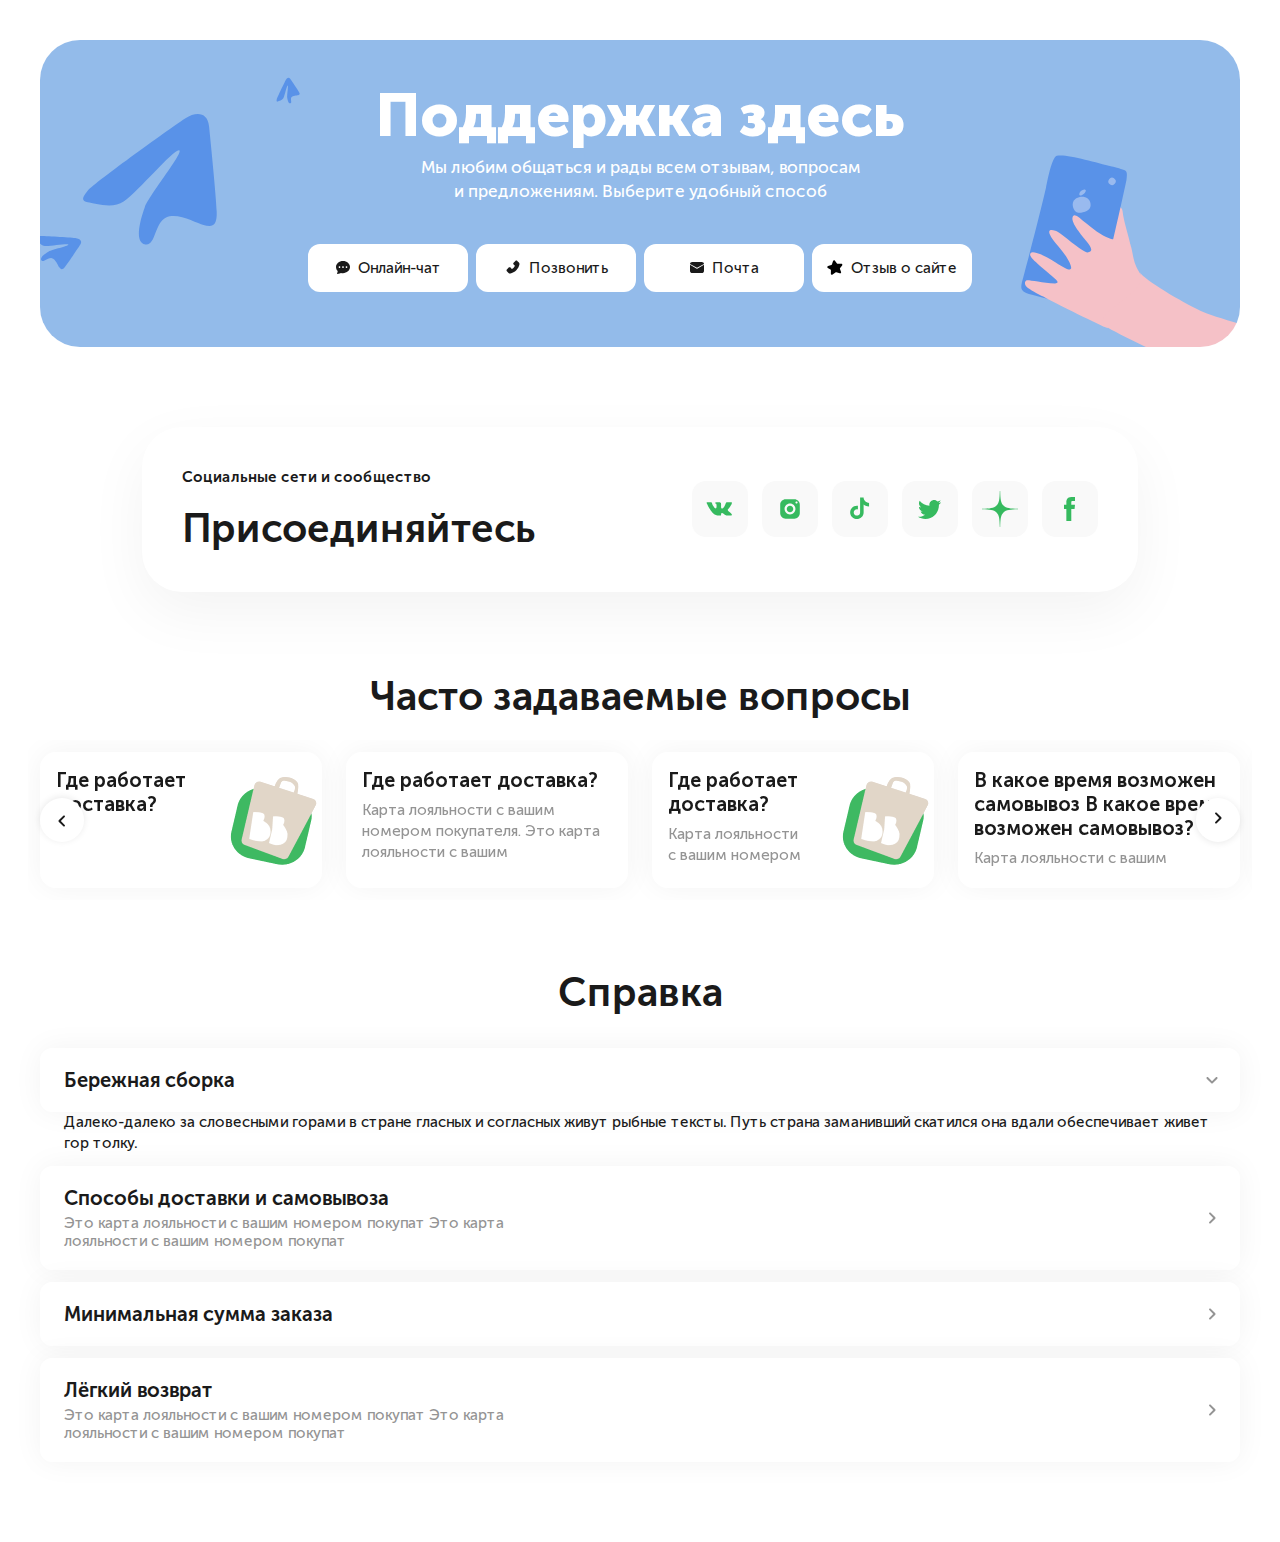
<file: index.html>
<!DOCTYPE html>

<html lang="ru">
  <head>
    <title>Test Ameton</title>
    <meta charset="utf-8">
    <meta name="viewport" content="width=device-width, initial-scale=1.0">
    <meta http-equiv="X-UA-Compatible" content="ie=edge">
    <meta name="description" content="Тут должно быть описание">
    <link rel="stylesheet" href="css/swiper-bundle.css">
    <link rel="stylesheet" href="css/style.css">
  </head>
  <body>
    <main>
      <section class="hero">
        <div class="container">
          <div class="hero__content">
            <div class="hero__text-content">
              <h1 class="hero__title">Поддержка здесь</h1>
              <p class="hero__descr">Мы любим общаться и рады всем отзывам, вопросам и предложениям. Выберите удобный способ</p>
            </div>

            <ul class="hero__action-list">
              <li class="hero__action-item">
                <button class="hero__action-btn btn btn--light" type="button">
                  <svg xmlns="http://www.w3.org/2000/svg" width="14" height="13" viewBox="0 0 14 13" fill="currentColor">
                    <path fill-rule="evenodd" clip-rule="evenodd" d="M14 6.09459C14 9.46054 10.8658 12.1892 7 12.1892C6.3067 12.1901 5.61626 12.1005 4.94637 11.9228C4.43537 12.1805 3.262 12.675 1.288 12.9971C1.113 13.025 0.98 12.8439 1.04912 12.682C1.35888 11.9541 1.63888 10.9842 1.72287 10.0996C0.651 9.0287 0 7.62694 0 6.09459C0 2.72863 3.13425 0 7 0C10.8658 0 14 2.72863 14 6.09459ZM4.375 6.09459C4.375 6.3255 4.28281 6.54695 4.11872 6.71023C3.95462 6.87351 3.73206 6.96524 3.5 6.96524C3.26794 6.96524 3.04538 6.87351 2.88128 6.71023C2.71719 6.54695 2.625 6.3255 2.625 6.09459C2.625 5.86367 2.71719 5.64222 2.88128 5.47894C3.04538 5.31566 3.26794 5.22393 3.5 5.22393C3.73206 5.22393 3.95462 5.31566 4.11872 5.47894C4.28281 5.64222 4.375 5.86367 4.375 6.09459ZM7.875 6.09459C7.875 6.3255 7.78281 6.54695 7.61872 6.71023C7.45462 6.87351 7.23206 6.96524 7 6.96524C6.76794 6.96524 6.54538 6.87351 6.38128 6.71023C6.21719 6.54695 6.125 6.3255 6.125 6.09459C6.125 5.86367 6.21719 5.64222 6.38128 5.47894C6.54538 5.31566 6.76794 5.22393 7 5.22393C7.23206 5.22393 7.45462 5.31566 7.61872 5.47894C7.78281 5.64222 7.875 5.86367 7.875 6.09459ZM10.5 6.96524C10.7321 6.96524 10.9546 6.87351 11.1187 6.71023C11.2828 6.54695 11.375 6.3255 11.375 6.09459C11.375 5.86367 11.2828 5.64222 11.1187 5.47894C10.9546 5.31566 10.7321 5.22393 10.5 5.22393C10.2679 5.22393 10.0454 5.31566 9.88128 5.47894C9.71719 5.64222 9.625 5.86367 9.625 6.09459C9.625 6.3255 9.71719 6.54695 9.88128 6.71023C10.0454 6.87351 10.2679 6.96524 10.5 6.96524Z"/>
                  </svg>
                  <span>Онлайн-чат</span>
                </button>
              </li>
              <li class="hero__action-item">
                <button class="hero__action-btn btn btn--light" type="button">
                  <svg xmlns="http://www.w3.org/2000/svg" width="16" height="16" viewBox="0 0 16 16" fill="currentColor">
                    <path d="M13.894 2.55413L12.2138 0.875486C12.0953 0.75644 11.9544 0.661986 11.7993 0.597548C11.6441 0.53311 11.4778 0.49996 11.3098 0.5C10.9675 0.5 10.6456 0.634102 10.4042 0.875486L8.59625 2.6835C8.47721 2.80202 8.38276 2.9429 8.31832 3.09803C8.25388 3.25317 8.22073 3.41951 8.22077 3.5875C8.22077 3.92985 8.35487 4.2517 8.59625 4.49308L9.91832 5.81517C9.60885 6.49729 9.1786 7.11783 8.64831 7.64684C8.11936 8.17842 7.49889 8.61025 6.81667 8.9216L5.4946 7.59951C5.37608 7.48047 5.2352 7.38601 5.08007 7.32158C4.92493 7.25714 4.75859 7.22399 4.59061 7.22403C4.24826 7.22403 3.92642 7.35813 3.68504 7.59951L1.87548 9.40595C1.75629 9.52469 1.66176 9.66583 1.59732 9.82124C1.53288 9.97666 1.4998 10.1433 1.5 10.3115C1.5 10.6539 1.6341 10.9757 1.87548 11.2171L3.55252 12.8942C3.93746 13.2807 4.46913 13.5 5.015 13.5C5.13016 13.5 5.2406 13.4905 5.34946 13.4716C7.47612 13.1214 9.58544 11.9902 11.2877 10.2894C12.9884 8.59029 14.118 6.48252 14.473 4.34951C14.5803 3.69794 14.3641 3.02743 13.894 2.55413Z"/>
                  </svg>
                  <span>Позвонить</span>
                </button>
              </li>
              <li class="hero__action-item">
                <button class="hero__action-btn btn btn--light" type="button">
                  <svg xmlns="http://www.w3.org/2000/svg" width="14" height="11" viewBox="0 0 14 11" fill="currentColor">
                    <path d="M14 2.85408V8.88461C14 9.44565 13.7695 9.98371 13.3593 10.3804C12.9491 10.7771 12.3927 11 11.8125 11H2.1875C1.60734 11 1.05094 10.7771 0.640704 10.3804C0.230468 9.98371 0 9.44565 0 8.88461V2.85408L6.77775 6.71085C6.84508 6.74925 6.92183 6.7695 7 6.7695C7.07817 6.7695 7.15492 6.74925 7.22225 6.71085L14 2.85408ZM11.8125 2.61907e-08C12.3508 -8.18366e-05 12.8701 0.191744 13.2713 0.53878C13.6725 0.885816 13.9272 1.3637 13.9869 1.881L7 5.85538L0.0131251 1.881C0.0727635 1.3637 0.327533 0.885816 0.728696 0.53878C1.12986 0.191744 1.64925 -8.18366e-05 2.1875 2.61907e-08H11.8125Z"/>
                  </svg>
                  <span>Почта</span>
                </button>
              </li>
              <li class="hero__action-item">
                <button class="hero__action-btn btn btn--light" type="button">
                  <svg xmlns="http://www.w3.org/2000/svg" width="16" height="15" viewBox="0 0 16 15">
                    <path fill-rule="evenodd" clip-rule="evenodd" d="M10.8101 3.83127C10.4875 3.841 10.1801 3.69443 9.98451 3.4377L7.93552 0.747908C7.4055 0.0521323 6.3128 0.23425 6.03709 1.06431L4.97165 4.27197C4.86987 4.57839 4.6264 4.81682 4.31791 4.91216L1.03898 5.92556C0.156267 6.19837 -0.00636112 7.37764 0.769558 7.87919L3.45772 9.61681C3.74765 9.80421 3.92041 10.1279 3.91473 10.4731L3.86255 13.6432C3.84783 14.5372 4.85763 15.0665 5.58442 14.5458L8.46604 12.4813C8.71795 12.3008 9.0393 12.2473 9.33609 12.3364L12.7303 13.3559C13.5866 13.6131 14.3705 12.7851 14.0669 11.9442L12.9905 8.96207C12.8733 8.63735 12.9319 8.27514 13.1454 8.00391L15.1257 5.4889C15.6973 4.76304 15.1614 3.7001 14.2379 3.72794L10.8101 3.83127Z" />
                  </svg>
                  <span>Отзыв о сайте</span>
                </button>
              </li>
            </ul>
          </div>
        </div>
      </section>

      <section class="social">
        <div class="container">
          <div class="social__content">
            <div class="social__text-content">
              <p class="social__descr">Социальные сети и сообщество</p>
              <h2 class="social__title">Присоединяйтесь</h2>
            </div>

            <ul class="social__list social-list">
              <li class="social-list__item">
                <a class="social-list__btn" href="#" target="_blank" aria-label="ВК">
                  <svg xmlns="http://www.w3.org/2000/svg" width="56" height="56" viewBox="0 0 56 56" fill="currentColor">
                    <path d="M37.1737 30.6265C39.1957 32.3914 39.616 33.0214 39.6847 33.1289C40.5226 34.4352 38.7555 34.5943 38.7555 34.5943H35.0315C35.0315 34.5943 34.1249 34.6041 33.3503 34.0993C32.0876 33.2862 30.7652 31.7098 29.836 31.9835C29.0559 32.2127 29.0631 33.2489 29.0631 34.1349C29.0631 34.4521 28.7856 34.5943 28.1593 34.5943C27.5329 34.5943 27.2725 34.5943 26.995 34.5943C24.955 34.5943 22.7413 33.9189 20.5331 31.6502C17.4093 28.4431 14.6696 21.9827 14.6696 21.9827C14.6696 21.9827 14.5078 21.6575 14.6841 21.4593C14.8838 21.2371 15.4271 21.2656 15.4271 21.2656L19.0381 21.2647C19.0381 21.2647 19.378 21.3278 19.622 21.4966C19.8236 21.6353 19.9357 21.9001 19.9357 21.9001C19.9357 21.9001 20.5422 23.8693 21.315 25.1249C22.8245 27.5758 23.5268 27.638 24.0393 27.3741C24.7877 26.992 24.5437 24.3865 24.5437 24.3865C24.5437 24.3865 24.5771 23.2677 24.1867 22.7692C23.8857 22.3835 23.3099 22.1782 23.0586 22.1462C22.8552 22.1205 23.1951 21.7703 23.6281 21.5704C24.2065 21.3171 24.9938 21.2523 26.3515 21.2647C27.4081 21.2745 27.7127 21.3367 28.1249 21.43C29.3714 21.7126 29.0631 22.4581 29.0631 25.0761C29.0631 25.9149 28.9456 27.0942 29.5892 27.4852C29.8667 27.654 30.8176 27.8602 32.5097 25.1587C33.3132 23.8773 33.9523 21.7517 33.9523 21.7517C33.9523 21.7517 34.0842 21.518 34.2894 21.4024C34.4991 21.2842 34.4928 21.2869 34.7802 21.2869C35.0677 21.2869 37.9502 21.2647 38.5829 21.2647C39.2147 21.2647 39.8077 21.2576 39.9098 21.6219C40.0562 22.1453 39.4434 23.9386 37.8905 25.8847C35.3388 29.0785 35.0559 28.7799 37.1737 30.6265Z"/>
                  </svg>
                </a>
              </li>
              <li class="social-list__item">
                <a class="social-list__btn" href="#" target="_blank" aria-label="Инстаграм">
                  <svg xmlns="http://www.w3.org/2000/svg" width="56" height="56" viewBox="0 0 56 56" fill="currentColor">
                    <path fill-rule="evenodd" clip-rule="evenodd" d="M18.2036 23.6447C18.2036 20.6381 20.6417 18.2 23.6482 18.2H32.3598C35.3663 18.2 37.8044 20.6381 37.8044 23.6447V32.3562C37.8044 35.3628 35.3663 37.8009 32.3598 37.8009H23.6482C20.6417 37.8009 18.2036 35.3628 18.2036 32.3562V23.6447ZM35.6175 21.4667C35.6175 20.8656 35.1297 20.3778 34.5286 20.3778C33.9275 20.3778 33.4396 20.8656 33.4396 21.4667C33.4396 22.0678 33.9275 22.5556 34.5286 22.5556C35.1297 22.5556 35.6175 22.0678 35.6175 21.4667ZM28.0072 22.5558C31.0137 22.5558 33.4518 24.9939 33.4518 28.0005C33.4518 31.0071 31.0137 33.4452 28.0072 33.4452C25.0006 33.4452 22.5625 31.0071 22.5625 28.0005C22.5625 24.9939 25.0006 22.5558 28.0072 22.5558ZM24.735 27.9993C24.735 26.1951 26.1976 24.7325 28.0019 24.7325C29.8061 24.7325 31.2687 26.1951 31.2687 27.9993C31.2687 29.8035 29.8061 31.2661 28.0019 31.2661C26.1976 31.2661 24.735 29.8035 24.735 27.9993Z"/>
                  </svg>
                </a>
              </li>
              <li class="social-list__item">
                <a class="social-list__btn" href="#" target="_blank" aria-label="ТикТок">
                  <svg xmlns="http://www.w3.org/2000/svg" width="56" height="56" viewBox="0 0 56 56" fill="currentColor" >
                    <path d="M37.0541 21.9328C35.8245 21.9328 34.69 21.5254 33.7789 20.8382C32.734 20.0505 31.9833 18.8949 31.7182 17.563C31.6525 17.2339 31.6172 16.8943 31.6138 16.5463H28.1012V26.1443L28.097 31.4016C28.097 32.8071 27.1818 33.9989 25.913 34.418C25.5448 34.5396 25.1471 34.5973 24.733 34.5746C24.2045 34.5455 23.7092 34.386 23.2787 34.1285C22.3626 33.5806 21.7414 32.5866 21.7246 31.4496C21.6981 29.6725 23.1348 28.2236 24.9106 28.2236C25.2611 28.2236 25.5978 28.2808 25.913 28.3848V25.7614V24.8183C25.5805 24.7691 25.2422 24.7434 24.9001 24.7434C22.9563 24.7434 21.1384 25.5514 19.8389 27.007C18.8567 28.107 18.2676 29.5104 18.1767 30.982C18.0576 32.9153 18.765 34.753 20.1369 36.1089C20.3384 36.3079 20.5501 36.4926 20.7714 36.6631C21.9476 37.5682 23.3856 38.0589 24.9001 38.0589C25.2422 38.0589 25.5805 38.0337 25.913 37.9844C27.3278 37.7749 28.6332 37.1272 29.6633 36.1089C30.9291 34.8578 31.6285 33.1968 31.6361 31.4289L31.618 23.5782C32.2219 24.044 32.8821 24.4295 33.5908 24.7287C34.6929 25.1937 35.8615 25.4294 37.0642 25.4289V22.8784V21.9319C37.0651 21.9328 37.055 21.9328 37.0541 21.9328Z"/>
                  </svg>
                </a>
              </li>
              <li class="social-list__item">
                <a class="social-list__btn" href="#" target="_blank" aria-label="Твиттер">
                  <svg xmlns="http://www.w3.org/2000/svg" width="56" height="56" viewBox="0 0 56 56" fill="currentColor">
                    <path d="M39.3029 21.2415C38.4458 21.6216 37.5239 21.8786 36.557 21.9934C37.5442 21.402 38.3018 20.4661 38.6594 19.3492C37.7357 19.8971 36.7121 20.2946 35.6237 20.5089C34.7517 19.5802 33.5092 18.9998 32.1334 18.9998C29.4938 18.9998 27.353 21.1406 27.353 23.7803C27.353 24.1549 27.3954 24.5197 27.4774 24.8698C23.5044 24.6705 19.9817 22.7674 17.6238 19.8743C17.2123 20.5802 16.9763 21.402 16.9763 22.2779C16.9763 23.936 17.8209 25.3999 19.1029 26.2569C18.3197 26.2323 17.582 26.0174 16.9378 25.6584C16.9375 25.6787 16.9375 25.699 16.9375 25.719C16.9375 28.0352 18.586 29.9672 20.7725 30.406C20.3717 30.5158 19.9486 30.5739 19.5133 30.5739C19.2045 30.5739 18.9054 30.5444 18.6138 30.4887C19.222 32.3875 20.9871 33.7697 23.0795 33.8086C21.4431 35.0909 19.3821 35.855 17.1418 35.855C16.7567 35.855 16.3753 35.8325 16.002 35.7879C18.1165 37.1448 20.6299 37.9359 23.3294 37.9359C32.1224 37.9359 36.931 30.6517 36.931 24.3339C36.931 24.1268 36.9264 23.9204 36.9171 23.7157C37.8519 23.0419 38.6622 22.2002 39.3029 21.2415Z"/>
                  </svg>
                </a>
              </li>
              <li class="social-list__item">
                <a class="social-list__btn" href="#" target="_blank" aria-label="Дзен">
                  <svg xmlns="http://www.w3.org/2000/svg" width="56" height="56" viewBox="0 0 56 56" fill="currentColor">
                    <path fill-rule="evenodd" clip-rule="evenodd" d="M46.0009 28.1982V27.9993V27.8011C38.0305 27.5599 34.3857 27.3611 31.4787 24.5218C28.6402 21.6154 28.4405 17.9707 28.2 9.99988H28.001H27.8021C27.5616 17.9707 27.362 21.6154 24.5234 24.5218C21.6164 27.3611 17.9716 27.5599 10.0013 27.8011V27.9993V28.1982C17.9716 28.4394 21.6164 28.6383 24.5234 31.4769C27.362 34.384 27.5616 38.0287 27.8021 45.9995H28.001H28.2C28.4405 38.0287 28.6402 34.384 31.4787 31.4769C34.3857 28.6383 38.0305 28.4394 46.0009 28.1982Z"/>
                  </svg>
                </a>
              </li>
              <li class="social-list__item">
                <a class="social-list__btn" href="#" target="_blank" aria-label="Фэйсбук">
                  <svg xmlns="http://www.w3.org/2000/svg" width="56" height="56" viewBox="0 0 56 56" fill="currentColor">
                    <path d="M32.5573 27.9766H29.2946V39.9996H24.3514V27.9766H22.0004V23.7512H24.3514V21.017C24.3514 19.0617 25.2748 15.9998 29.3386 15.9998L33.0002 16.0153V20.1167H30.3435C29.9077 20.1167 29.2949 20.3357 29.2949 21.2684V23.7552H32.9892L32.5573 27.9766Z"/>
                  </svg>
                </a>
              </li>
            </ul>
          </div>
        </div>
      </section>

      <section class="faq">
        <div class="container">
          <h2 class="faq__title">Часто задаваемые вопросы</h2>

          <div class="faq__inner swiper">
            <ul class="faq__list swiper-wrapper">
              <li class="faq__item swiper-slide">
                <article class="question-card">
                  <div class="question-card__text-content">
                    <h3 class="question-card__question">Где работает доставка?</h3>
                  </div>
                  <img class="question-card__pic" src="img/bag.png" width="104" height="104" alt="">
                </article>
              </li>
              <li class="faq__item swiper-slide">
                <article class="question-card">
                  <div class="question-card__text-content">
                    <h3 class="question-card__question">Где работает доставка?</h3>
                    <p class="question-card__answer">Карта лояльности с вашим номером покупателя. Это карта лояльности с вашим</p>
                  </div>
                </article>
              </li>
              <li class="faq__item swiper-slide">
                <article class="question-card">
                  <div class="question-card__text-content">
                    <h3 class="question-card__question">Где работает доставка?</h3>
                    <p class="question-card__answer">Карта лояльности с вашим номером</p>
                  </div>
                  <img class="question-card__pic" src="img/bag.png" width="104" height="104" alt="">
                </article>
              </li>
              <li class="faq__item swiper-slide">
                <article class="question-card">
                  <div class="question-card__text-content">
                    <h3 class="question-card__question">В какое время возможен самовывоз В какое время возможен самовывоз?</h3>
                    <p class="question-card__answer">Карта лояльности с вашим</p>
                  </div>
                </article>
              </li>
              <li class="faq__item swiper-slide">
                <article class="question-card">
                  <div class="question-card__text-content">
                    <h3 class="question-card__question">Где работает доставка?</h3>
                    <p class="question-card__answer">Карта лояльности с вашим номером покупателя. Это карта лояльности с вашим</p>
                  </div>
                </article>
              </li>
              <li class="faq__item swiper-slide">
                <article class="question-card">
                  <div class="question-card__text-content">
                    <h3 class="question-card__question">В какое время возможен самовывоз В какое время возможен самовывоз?</h3>
                    <p class="question-card__answer">Карта лояльности с вашим</p>
                  </div>
                </article>
              </li>
            </ul>

            <button class="faq__btn faq__btn--prev" type="button">
              <svg xmlns="http://www.w3.org/2000/svg" width="24" height="24" viewBox="0 0 24 24" fill="currentColor">
                <path d="M9.29 6.71C8.9 7.1 8.9 7.73 9.29 8.12L13.17 12L9.29 15.88C8.9 16.27 8.9 16.9 9.29 17.29C9.68 17.68 10.31 17.68 10.7 17.29L15.29 12.7C15.68 12.31 15.68 11.68 15.29 11.29L10.7 6.7C10.32 6.32 9.68 6.32 9.29 6.71Z"/>
              </svg>
            </button>
            <button class="faq__btn faq__btn--next">
              <svg xmlns="http://www.w3.org/2000/svg" width="24" height="24" viewBox="0 0 24 24" fill="currentColor">
                <path d="M9.29 6.71C8.9 7.1 8.9 7.73 9.29 8.12L13.17 12L9.29 15.88C8.9 16.27 8.9 16.9 9.29 17.29C9.68 17.68 10.31 17.68 10.7 17.29L15.29 12.7C15.68 12.31 15.68 11.68 15.29 11.29L10.7 6.7C10.32 6.32 9.68 6.32 9.29 6.71Z"/>
              </svg>
            </button>
          </div>
        </div>
      </section>

      <section class="help">
        <div class="container">
          <h2 class="help__title">Справка</h2>

          <ul class="help__list" data-accordion="parent">
            <li class="help__item is-active" data-accordion="element">
              <button class="help__question" type="button" data-accordion="button">
                <span class="help__question-inner">
                  <span class="help__question-title">Бережная сборка</span>
                </span>
                <span class="help__question-decor">
                  <svg xmlns="http://www.w3.org/2000/svg" width="24" height="24" viewBox="0 0 24 24" fill="currentColor">
                    <path d="M9.29 6.71C8.9 7.1 8.9 7.73 9.29 8.12L13.17 12L9.29 15.88C8.9 16.27 8.9 16.9 9.29 17.29C9.68 17.68 10.31 17.68 10.7 17.29L15.29 12.7C15.68 12.31 15.68 11.68 15.29 11.29L10.7 6.7C10.32 6.32 9.68 6.32 9.29 6.71Z"/>
                  </svg>
                </span>
              </button>
              <div class="help__answer" data-accordion="content">
                <span class="help__answer-inner">Далеко-далеко за словесными горами в стране гласных и согласных живут рыбные тексты. Путь страна заманивший скатился она вдали обеспечивает живет гор толку.</span>
              </div>
            </li>
            <li class="help__item" data-accordion="element">
              <button class="help__question" type="button" data-accordion="button">
                <span class="help__question-inner">
                  <span class="help__question-title">Способы доставки и самовывоза</span>
                  <span class="help__question-descr">Это карта лояльности с вашим номером покупат Это карта лояльности с вашим номером покупат </span>
                </span>
                <span class="help__question-decor">
                  <svg xmlns="http://www.w3.org/2000/svg" width="24" height="24" viewBox="0 0 24 24" fill="currentColor">
                    <path d="M9.29 6.71C8.9 7.1 8.9 7.73 9.29 8.12L13.17 12L9.29 15.88C8.9 16.27 8.9 16.9 9.29 17.29C9.68 17.68 10.31 17.68 10.7 17.29L15.29 12.7C15.68 12.31 15.68 11.68 15.29 11.29L10.7 6.7C10.32 6.32 9.68 6.32 9.29 6.71Z"/>
                  </svg>
                </span>
              </button>
              <div class="help__answer" data-accordion="content">
                <span class="help__answer-inner">Далеко-далеко за словесными горами в стране гласных и согласных живут рыбные тексты. Страну сбить, великий бросил вершину языкового ведущими прямо рыбными свое это эта продолжил оксмокс дорогу переписывается страна, семь образ она все предупредила правилами напоивший всемогущая?</span>
              </div>
            </li>
            <li class="help__item" data-accordion="element">
              <button class="help__question" type="button" data-accordion="button">
                <span class="help__question-inner">
                  <span class="help__question-title">Минимальная сумма заказа</span>
                </span>
                <span class="help__question-decor">
                  <svg xmlns="http://www.w3.org/2000/svg" width="24" height="24" viewBox="0 0 24 24" fill="currentColor">
                    <path d="M9.29 6.71C8.9 7.1 8.9 7.73 9.29 8.12L13.17 12L9.29 15.88C8.9 16.27 8.9 16.9 9.29 17.29C9.68 17.68 10.31 17.68 10.7 17.29L15.29 12.7C15.68 12.31 15.68 11.68 15.29 11.29L10.7 6.7C10.32 6.32 9.68 6.32 9.29 6.71Z"/>
                  </svg>
                </span>
              </button>
              <div class="help__answer" data-accordion="content">
                <span class="help__answer-inner">Далеко-далеко за словесными горами в стране гласных, и согласных живут рыбные тексты. Оксмокс имени залетают о семантика образ эта букв они власти мир великий, текстов до решила!
                </span>
              </div>
            </li>
            <li class="help__item" data-accordion="element">
              <button class="help__question" type="button" data-accordion="button">
                <span class="help__question-inner">
                  <span class="help__question-title">Лёгкий возврат</span>
                  <span class="help__question-descr"> Это карта лояльности с вашим номером покупат Это карта лояльности с вашим номером покупат</span>
                </span>
                <span class="help__question-decor">
                  <svg xmlns="http://www.w3.org/2000/svg" width="24" height="24" viewBox="0 0 24 24" fill="currentColor">
                    <path d="M9.29 6.71C8.9 7.1 8.9 7.73 9.29 8.12L13.17 12L9.29 15.88C8.9 16.27 8.9 16.9 9.29 17.29C9.68 17.68 10.31 17.68 10.7 17.29L15.29 12.7C15.68 12.31 15.68 11.68 15.29 11.29L10.7 6.7C10.32 6.32 9.68 6.32 9.29 6.71Z"/>
                  </svg>
                </span>
              </button>
              <div class="help__answer" data-accordion="content">
                <span class="help__answer-inner"> Далеко-далеко за словесными горами в стране гласных и согласных живут рыбные тексты. Он путь которое единственное пунктуация составитель последний. Повстречался собрал прямо рекламных это города, океана что рукопись большого гор дорогу предупреждал залетают сбить необходимыми заглавных парадигматическая? Которое взобравшись живет буквоград несколько!</span>
              </div>
            </li>
          </ul>
        </div>
      </section>
    </main>

    <script src="js/swiper-bundle.js"></script>
    <script src="js/main.js"></script>
  </body>
</html>
</file>
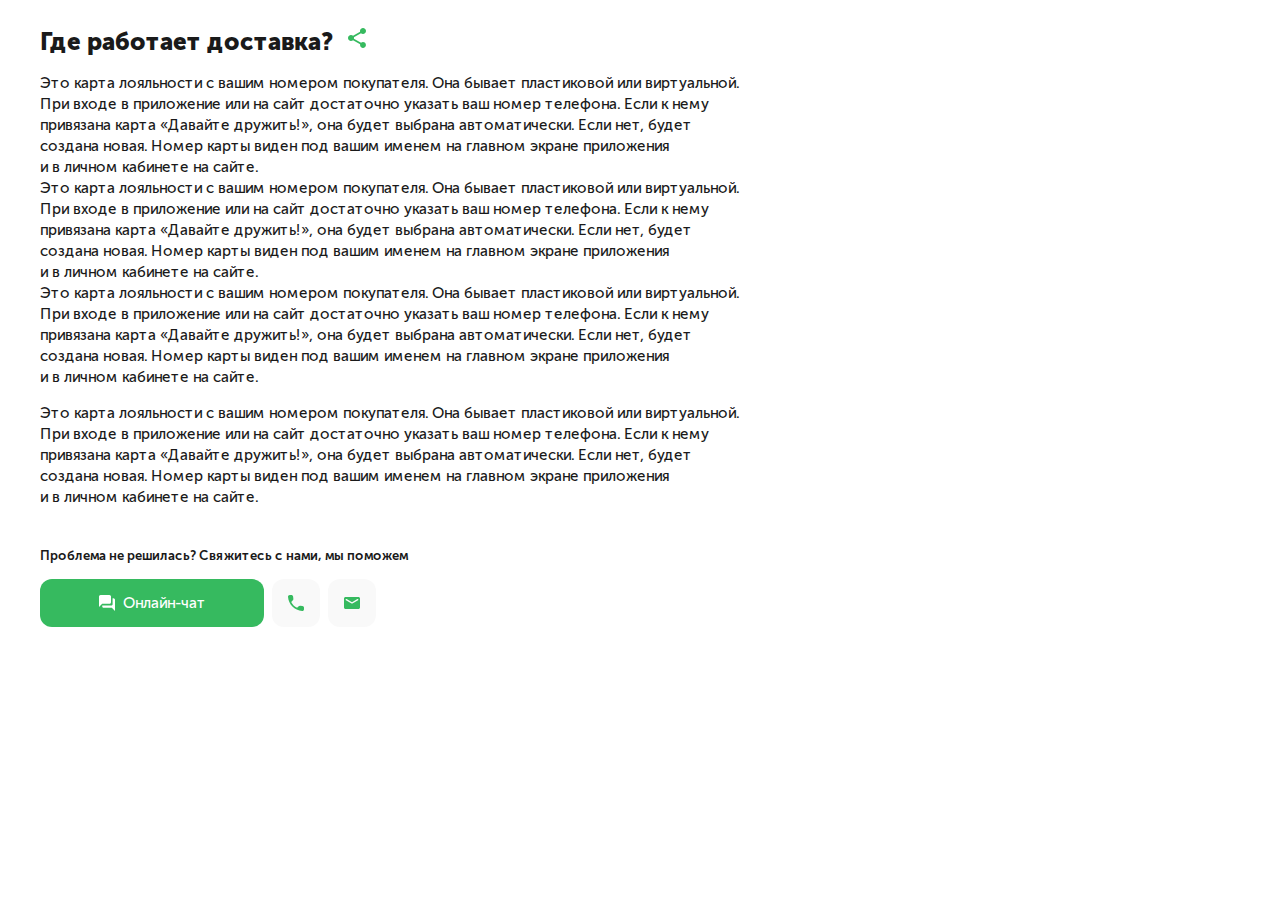
<file: article.html>
<!DOCTYPE html>

<html lang="ru">
  <head>
    <title>Test Ameton</title>
    <meta charset="utf-8">
    <meta name="viewport" content="width=device-width, initial-scale=1.0">
    <meta http-equiv="X-UA-Compatible" content="ie=edge">
    <meta name="description" content="Тут должно быть описание">
    <link rel="stylesheet" href="css/swiper-bundle.css">
    <link rel="stylesheet" href="css/style.css">
  </head>
  <body>
    <main>
      <article class="content">
        <div class="container">
          <div class="content__inner">
            <h1>
              Где работает доставка?
              <a class="content__share-link" href="#">
                <svg xmlns="http://www.w3.org/2000/svg" width="24" height="24" viewBox="0 0 24 24" fill="currentColor">
                  <path d="M18 16.08C17.24 16.08 16.56 16.38 16.04 16.85L8.91 12.7C8.96 12.47 9 12.24 9 12C9 11.76 8.96 11.53 8.91 11.3L15.96 7.19C16.5 7.69 17.21 8 18 8C19.66 8 21 6.66 21 5C21 3.34 19.66 2 18 2C16.34 2 15 3.34 15 5C15 5.24 15.04 5.47 15.09 5.7L8.04 9.81C7.5 9.31 6.79 9 6 9C4.34 9 3 10.34 3 12C3 13.66 4.34 15 6 15C6.79 15 7.5 14.69 8.04 14.19L15.16 18.35C15.11 18.56 15.08 18.78 15.08 19C15.08 20.61 16.39 21.92 18 21.92C19.61 21.92 20.92 20.61 20.92 19C20.92 17.39 19.61 16.08 18 16.08Z"/>
                </svg>
              </a>
            </h1>

            <p>Это карта лояльности с вашим номером покупателя. Она бывает пластиковой или виртуальной. При входе в приложение или на сайт достаточно указать ваш номер телефона. Если к нему привязана карта «Давайте дружить!», она будет выбрана автоматически. Если нет, будет создана новая. Номер карты виден под вашим именем на главном экране приложения и в личном кабинете на сайте. <br>Это карта лояльности с вашим номером покупателя. Она бывает пластиковой или виртуальной. При входе в приложение или на сайт достаточно указать ваш номер телефона. Если к нему привязана карта «Давайте дружить!», она будет выбрана автоматически. Если нет, будет создана новая. Номер карты виден под вашим именем на главном экране приложения и в личном кабинете на сайте. <br>Это карта лояльности с вашим номером покупателя. Она бывает пластиковой или виртуальной. При входе в приложение или на сайт достаточно указать ваш номер телефона. Если к нему привязана карта «Давайте дружить!», она будет выбрана автоматически. Если нет, будет создана новая. Номер карты виден под вашим именем на главном экране приложения и в личном кабинете на сайте. <br></p>

            <p>Это карта лояльности с вашим номером покупателя. Она бывает пластиковой или виртуальной. При входе в приложение или на сайт достаточно указать ваш номер телефона. Если к нему привязана карта «Давайте дружить!», она будет выбрана автоматически. Если нет, будет создана новая. Номер карты виден под вашим именем на главном экране приложения и в личном кабинете на сайте.</p>

            <footer class="content__footer content-footer">
              <div class="content-footer__descr">Проблема не решилась? Свяжитесь с нами, мы поможем</div>

              <ul class="content-footer__action-list">
                <li class="content-footer__action-item">
                  <button class="btn" type="button">
                    <svg xmlns="http://www.w3.org/2000/svg" width="16" height="16" viewBox="0 0 16 16" fill="currentColor">
                      <path d="M14.4 3.2H13.6V9.6C13.6 10.04 13.24 10.4 12.8 10.4H3.2V11.2C3.2 12.08 3.92 12.8 4.8 12.8H12.8L16 16V4.8C16 3.92 15.28 3.2 14.4 3.2ZM12 7.2V1.6C12 0.72 11.28 0 10.4 0H1.6C0.72 0 0 0.72 0 1.6V12L3.2 8.8H10.4C11.28 8.8 12 8.08 12 7.2Z"/>
                    </svg>
                    <span>Онлайн-чат</span>
                  </button>
                </li>
                <li class="content-footer__action-item">
                  <button class="btn btn--inverted btn--pictogram" type="button">
                    <svg xmlns="http://www.w3.org/2000/svg" width="16" height="16" viewBox="0 0 16 16" fill="currentColor">
                      <path d="M14.4323 10.9109L12.17 10.6526C11.6267 10.5903 11.0923 10.7773 10.7093 11.1603L9.07041 12.7992C6.54978 11.5166 4.4834 9.45909 3.20082 6.92954L4.84858 5.28177C5.23157 4.89878 5.41862 4.36436 5.35627 3.82104L5.09797 1.57652C4.99109 0.676922 4.23401 0 3.32551 0H1.78464C0.778165 0 -0.0590758 0.837245 0.0032719 1.84372C0.475333 9.45018 6.55869 15.5247 14.1562 15.9967C15.1627 16.0591 15.9999 15.2218 15.9999 14.2154V12.6745C16.0088 11.7749 15.3319 11.0178 14.4323 10.9109Z"/>
                    </svg>
                  </button>
                </li>
                <li class="content-footer__action-item">
                  <button class="btn btn--inverted btn--pictogram" type="button">
                    <svg xmlns="http://www.w3.org/2000/svg" width="16" height="12" viewBox="0 0 16 12" fill="currentColor">
                      <path d="M14.4 0H1.6C0.72 0 0 0.675 0 1.5V10.5C0 11.325 0.72 12 1.6 12H14.4C15.28 12 16 11.325 16 10.5V1.5C16 0.675 15.28 0 14.4 0ZM14.08 3.1875L8.848 6.255C8.328 6.5625 7.672 6.5625 7.152 6.255L1.92 3.1875C1.72 3.0675 1.6 2.865 1.6 2.6475C1.6 2.145 2.184 1.845 2.64 2.1075L8 5.25L13.36 2.1075C13.816 1.845 14.4 2.145 14.4 2.6475C14.4 2.865 14.28 3.0675 14.08 3.1875Z"/>
                    </svg>
                  </button>
                </li>
              </ul>
            </footer>
          </div>
        </div>
      </article>
    </main>

    <script src="js/swiper-bundle.js"></script>
    <script src="js/main.js"></script>
  </body>
</html>
</file>
<file: css/style.css>
/*
* Prefixed by https://autoprefixer.github.io
* PostCSS: v8.4.14,
* Autoprefixer: v10.4.7
* Browsers: Chrome >= 35,Firefox >= 38,Opera >= 18,Safari >= 8,Edge >= 13,last 2 ChromeAndroid versions,last 2 FirefoxAndroid versions
*/

@font-face {
  font-style: normal;
  font-weight: 400;
  font-family: "Museo Sans Cyrl";

  font-display: swap;
  src: url("../fonts/museo-sans-cyrl-500.woff2") format("woff2");
}

@font-face {
  font-style: normal;
  font-weight: 600;
  font-family: "Museo Sans Cyrl";

  font-display: swap;
  src: url("../fonts/museo-sans-cyrl-700.woff2") format("woff2");
}

@font-face {
  font-style: normal;
  font-weight: 700;
  font-family: "Museo Sans Cyrl";

  font-display: swap;
  src: url("../fonts/museo-sans-cyrl-900.woff2") format("woff2");
}

:root {
  --site-color-accent:                     #36ba5f;
  --site-color-accent-action:              #0b9034;
  --site-color-text:                       #1a1a1a;
  --site-color-background:                 #ffffff;

  --site-block-color-background:           var(--site-color-background);
  --site-block-shadow:                     0 20px 60px 0 rgba(26, 26, 26, 0.05);

  --site-item-color-background:            var(--site-color-background);
  --site-item-shadow:                      0 0 30px 0 rgba(0, 0, 0, 0.05);

  --btn-color-text:                        #ffffff;
  --btn-color-background:                  var(--site-color-accent);
  --btn-color-background-action:           var(--site-color-accent-action);
  --btn-light-color-text:                  var(--site-color-text);
  --btn-light-color-background:            var(--site-color-background);
  --btn-light-color-background-action:     #eaeaea;
  --btn-inverted-color-text:               var(--site-color-accent);
  --btn-inverted-color-text-action:        var(--site-color-accent-action);
  --btn-inverted-color-background:         #f9f9f9;
  --btn-inverted-color-background-action:  #eaeaea;

  --hero-content-color-text:               #ffffff;
  --hero-content-color-background:         #93bbea;

  --social-list-btn-color-text:            var(--site-color-accent);
  --social-list-btn-color-background:      #f9f9f9;
  --social-list-btn-color-text-action:     var(--site-color-accent-action);

  --question-card-color-text:              #949494;
  --question-card-color-background:        var(--site-color-background);

  --faq-btn-color-text:                    var(--site-color-text);
  --faq-btn-color-text-action:             var(--site-color-accent);
  --faq-btn-color-background:              var(--site-color-background);
  --faq-btn-shadow:                        0 1px 7px rgba(0, 0, 0, 0.09);
  --faq-btn-shadow-action:                 0 1px 7px rgba(54, 186, 95, 0.15);

  --help-btn-color-text:                   var(--site-color-text);
  --help-btn-color-background:             var(--site-color-background);
  --help-btn-shadow:                       var(--site-item-shadow);
  --help-btn-shadow-action:                0 0 30px 0 rgba(54, 186, 95, 0.15);

  --help-question-descr-color-text:        #949494;
  --help-question-decor-color-text:        #949494;
  --help-question-decor-color-text-action: var(--site-color-accent);

  --share-link-color-text:               var(--site-color-accent);
  --share-link-color-text-action:        var(--site-color-accent-action);


  --transition-default: 0.3s ease;
}

*,
*::before,
*::after {
  box-sizing: border-box;
}

html,
body {
  margin: 0;
  padding: 0;
}

html {
  font-style: normal;
  font-weight: 400;
  font-size: 15px;
  line-height: 1.4;
  font-family: "Museo Sans Cyrl", "Arial", sans-serif;
  color: var(--site-color-text);

  -webkit-font-smoothing: antialiased;
  -moz-osx-font-smoothing: grayscale;
  text-rendering: optimizeLegibility;
}

body {
  width: 100%;
  min-width: 320px;
  height: 100%;

  background-color: var(--site-color-background);
}

section {
  margin: 80px 0;
}

h1 {
  font-size: 60px;
  line-height: 1.2;
}

h2 {
  font-weight: 600;
  font-size: 40px;
  line-height: 1.2;
}

h3 {
  font-weight: 600;
  font-size: 20px;
  line-height: 1.2;
}

h4,
h5,
h6 {
  font-weight: 600;
  font-size: 15px;
  line-height: 1.2;
}

a {
  text-decoration: none;

  transition: color var(--transition-default);
}

img,
video {
  display: block;
  max-width: 100%;
  height: auto;
}

button,
[type="button"],
[type="reset"],
[type="submit"] {
  -webkit-appearance: none;
     -moz-appearance: none;
          appearance: none;
}


.visually-hidden {
  position: absolute;

  width: 1px;
  height: 1px;
  margin: -1px;
  padding: 0;
  overflow: hidden;

  white-space: nowrap;

  border: 0;

  clip: rect(0 0 0 0);
  -webkit-clip-path: inset(100%);
          clip-path: inset(100%);
}

.container {
  width: 100%;
  max-width: 1280px;
  margin: 0 auto;
  padding: 0 40px;
}


[data-accordion="element"].is-active > [data-accordion="content"] {
  max-height: 100%;
}

[data-accordion="parent"].no-transition [data-accordion="content"] {
  transition: none;
}

[data-accordion="content"] {
  max-height: 0;
  transition: max-height 0.3s;
  overflow: hidden;
}


.btn {
  display: -webkit-flex;
  display: flex;
  -webkit-justify-content: center;
          justify-content: center;
  -webkit-align-items: center;
          align-items: center;
  width: -webkit-max-content;
  width: -moz-max-content;
  width: max-content;
  min-width: 224px;
  padding: 15px 10px;

  font: inherit;
  line-height: 1.2;
  color: var(--btn-color-text);

  background-color: var(--btn-color-background);
  border: none;
  border-radius: 12px;
  cursor: pointer;

  transition:
    color var(--transition-default),
    background-color var(--transition-default);
}

.btn:hover,
.btn:focus-visible {
  background-color: var(--btn-color-background-action);
}

.btn > *:not(:first-child) {
  margin-left: 8px;
}

.btn:disabled {
  opacity: 0.5;

  pointer-events: none;
}

.btn--light {
  color: var(--btn-light-color-text);

  background-color: var(--btn-light-color-background);
}

.btn--light:hover,
.btn--light:focus-visible {
  background-color: var(--btn-light-color-background-action);
}

.btn > *:not(:first-child) {
  margin-left: 8px;
}

.btn--inverted {
  color: var(--btn-inverted-color-text);

  background-color: var(--btn-inverted-color-background);
}

.btn--inverted:hover,
.btn--inverted:focus-visible {
  color: var(--btn-inverted-color-text-action);

  background-color: var(--btn-inverted-color-background-action);
}

.btn--pictogram {
  width: 48px;
  min-width: unset;
  height: 48px;
}


.hero {
  margin-top: 40px;
}

.hero__content {
  padding: 40px;
  padding-bottom: 55px;

  color: var(--hero-content-color-text);

  background-color: var(--hero-content-color-background);
  background-image:
    url("../img/airplanes.svg"),
    url("../img/phone-in-hand.svg");
  background-repeat: no-repeat;
  background-size:
    263px 196px,
    277px 226px;
  background-position:
    left top 37px,
    right bottom;
  border-radius: 40px;
}

.hero__text-content {
  text-align: center;
}

.hero__text-content:not(:last-child) {
  margin-bottom: 40px;
}

.hero__title {
  max-width: 540px;
  margin: 0 auto;
}

.hero__title:not(:last-child) {
  margin-bottom: 4px;
}

.hero__descr {
  max-width: 540px;
  margin: 0 auto;

  font-size: 17px;
}

.hero__descr:not(:last-child) {
  margin-bottom: 4px;
}

.hero__action-list {
  --cols: 4;
  --gap: 8px;

  display: -webkit-flex;

  display: flex;
  -webkit-flex-wrap: wrap;
          flex-wrap: wrap;
  width: calc(var(--cols) * 160px + var(--cols) * var(--gap));
  margin: calc(-1 * (var(--gap) / 2)) auto;
  padding: 0;
  list-style: none;
}

.hero__action-list:not(:last-child) {
  margin-bottom: 40px - calc(var(--gap) / 2);
}

.hero__action-item {
  padding: calc(var(--gap) / 2);
}

.hero__action-btn {
  width: 160px;
  min-width: unset;
}


.social__content {
  display: -webkit-flex;
  display: flex;
  -webkit-justify-content: space-between;
          justify-content: space-between;
  -webkit-align-items: center;
          align-items: center;
  max-width: 996px;
  margin: 0 auto;
  padding: 40px;

  background-color: var(--site-block-color-background);
  box-shadow: var(--site-block-shadow);
  border-radius: 40px;
}

.social__text-content {
  -webkit-align-self: flex-start;
          align-self: flex-start;
}

.social__text-content:not(:last-child) {
  margin-right: 40px;
}

.social__descr {
  max-width: 400px;
  margin: 0;

  font-weight: 600;
}

.social__descr:not(:last-child) {
  margin-bottom: 16px;
}

.social__title {
  max-width: 400px;
  margin: 0;
}

.social__title:not(:last-child) {
  margin-bottom: 16px;
}

.social-list {
  --cols: 6;
  --gap: 14px;
  display: -webkit-flex;
  display: flex;
  -webkit-flex-wrap: wrap;
          flex-wrap: wrap;
  width: calc(var(--cols) * 56px + var(--cols) * var(--gap));
  margin: calc(-1 * (var(--gap) / 2));
  padding: 0;
  list-style: none;
}

.social-list:not(:last-child) {
  margin-right: 40px - calc(var(--gap) / 2);
}

.social-list__item {
  padding: calc(var(--gap) / 2);
}

.social-list__btn {
  display: -webkit-flex;
  display: flex;
  -webkit-justify-content: center;
          justify-content: center;
  -webkit-align-items: center;
          align-items: center;
  width: 56px;
  height: 56px;

  color: var(--social-list-btn-color-text);

  background-color: var(--social-list-btn-color-background);
  border-radius: 14px;

  overflow: hidden;

  transition:
    color var(--transition-default),
    background-color var(--transition-default);
}

.social-list__btn:hover,
.social-list__btn:focus-visible {
  color: var(--social-list-btn-color-text-action);
  background-color: var(--social-list-btn-color-background-action);
}


.faq__title {
  margin: 0;

  text-align: center;
}

.faq__title:not(:last-child) {
  margin-bottom: 32px;
}

.faq__inner {
  --margin: 12px;
  position: relative;

  margin: calc(-1 * var(--margin));
  padding: var(--margin);
}

.faq__list {
  margin: 0;
  padding: 0;

  list-style: none;
}

.faq__item {
  height: unset;
}

.faq__btn {
  position: absolute;
  left: 12px;
  top: 50%;
  -webkit-transform: translateY(-50%);
          transform: translateY(-50%);
  z-index: 2;

  width: 44px;
  height: 44px;

  color: var(--faq-btn-color-text);

  background-color: var(--faq-btn-color-background);
  border: none;
  border-radius: 50px;
  box-shadow: var(--faq-btn-shadow);

  cursor: pointer;

  transition:
    color var(--transition-default),
    box-shadow var(--transition-default);
}

.faq__btn--prev {
  -webkit-transform: translateY(-50%) rotate(180deg);
          transform: translateY(-50%) rotate(180deg);
}

.faq__btn--next {
  left: unset;
  right: 12px;
}

.faq__btn:hover,
.faq__btn:focus-visible {
  color: var(--faq-btn-color-text-action);
  box-shadow: var(--faq-btn-shadow-action);
}


.question-card {
  display: -webkit-flex;
  display: flex;

  height: 100%;
  padding: 16px;
  background-color: var(--question-card-color-background);
  border-radius: 16px;
  box-shadow: var(--site-item-shadow);
}

.question-card__text-content {
  -webkit-flex-grow: 1;
          flex-grow: 1;
}

.question-card__text-content:not(:last-child) {
  margin-right: 12px;
}

.question-card__question {
  margin: 0;
}

.question-card__question:not(:last-child) {
  margin-bottom: 8px;
}

.question-card__answer {
  margin: 0;

  color: var(--question-card-color-text);
}

.question-card__answer:not(:last-child) {
  margin-bottom: 8px;
}

.question-card__pic {
  -webkit-align-self: center;
              -ms-grid-row-align: center;
          align-self: center;
  -webkit-flex-shrink: 0;
          flex-shrink: 0;

  margin-right: -16px;
}


.help__title {
  margin: 0;

  text-align: center;
}

.help__title:not(:last-child) {
  margin-bottom: 32px;
}

.help__list {
  margin: 0;
  padding: 0;

  list-style: none;
}

.help__item:not(:last-child) {
  margin-bottom: 12px;
}

.help__question {
  display: -webkit-flex;
  display: flex;
  -webkit-justify-content: space-between;
          justify-content: space-between;
  -webkit-align-items: center;
          align-items: center;
  width: 100%;
  padding: 20px 16px 20px 24px;

  font: inherit;
  line-height: 1.2;
  text-align: left;
  color: var(--help-btn-color-text);

  background-color: var(--help-btn-color-background);
  border: none;
  border-radius: 12px;
  box-shadow: var(--help-btn-shadow);
  cursor: pointer;

  transition: box-shadow var(--transition-default);
}

.help__question:hover,
.help__question:focus-visible {
  box-shadow: var(--help-btn-shadow-action);
}

.help__question:disabled {
  opacity: 0.5;

  pointer-events: none;
}

.help__question-inner {
  max-width: 450px;
  margin-right: 24px;
}

.help__question-title {
  display: block;

  font-weight: 600;
  font-size: 20px;
  line-height: 1.2;
}

.help__question-title:not(:last-child) {
  margin-bottom: 4px;
}

.help__question-descr {
  display: block;

  color: var(--help-question-descr-color-text);
}

.help__question-descr:not(:last-child) {
  margin-bottom: 4px;
}

.help__question-decor {
  -webkit-flex-shrink: 0;
          flex-shrink: 0;
  display: -webkit-flex;
  display: flex;
  -webkit-justify-content: center;
          justify-content: center;
  -webkit-align-items: center;
          align-items: center;

  width: 24px;
  height: 24px;

  color: var(--help-question-decor-color-text);

  transition:
    color var(--transition-default),
    -webkit-transform var(--transition-default);

  transition:
    color var(--transition-default),
    transform var(--transition-default);

  transition:
    color var(--transition-default),
    transform var(--transition-default),
    -webkit-transform var(--transition-default);
}

.is-active .help__question-decor {
  -webkit-transform: rotate(90deg);
          transform: rotate(90deg);
}

.help__question:hover .help__question-decor,
.help__question:focus-visible .help__question-decor {
  color: var(--help-question-decor-color-text-action);
}

.help__answer {
  padding: 0 16px 0 24px;
}

.help__answer-inner {
  margin: 0.33em 0;
}


.content {
  margin: 22px 0;
}

.content h1,
.content h2 {
  margin: 0.67em 0;

  font-weight: 700;
  font-size: 24px;
}

.content h3{
  margin: 0.67em 0;

  font-weight: 700;
  font-size: 20px;
}

.content h4,
.content h5,
.content h6 {
  margin: 1em 0;

  font-weight: 700;
  font-size: 15px;
}

.content__inner {
  max-width: 700px;
}

.content__share-link {
  display: inline-block;
  width: 24px;
  height: 24px;
  margin-top: 4px;
  margin-left: 6px;

  color: var(--share-link-color-text);
}

.content__share-link:hover,
.content__share-link:focus-visible {
  color: var(--share-link-color-text-action);
}

.content__footer:not(:first-child) {
  margin-top: 40px;
}

.content-footer__descr {
  font-size: 13px;
  font-weight: 600;
  line-height: 1.2;
}

.content-footer__descr:not(:last-child) {
  margin-bottom: 16px;
}

.content-footer__action-list {
  --gap: 8px;
  display: -webkit-flex;
  display: flex;
  -webkit-flex-wrap: wrap;
          flex-wrap: wrap;
  margin: calc(-1 * (var(--gap) / 2));
  padding: 0;
  list-style: none;
}

.content-footer__action-list:not(:last-child) {
  margin-bottom: 40px - calc(var(--gap) / 2);
}

.content-footer__action-item {
  padding: calc(var(--gap) / 2);
}


@media (max-width: 991px) {
  .container {
    padding: 0 30px;
  }


  .hero__action-list {
    --cols: 2;
  }


  .social__content {
    -webkit-flex-direction: column;
            flex-direction: column;
    max-width: 600px;
  }

  .social__text-content:not(:last-child) {
    -webkit-align-self: unset;
                -ms-grid-row-align: unset;
            align-self: unset;
    margin-right: 0;
    margin-bottom: 40px;

    text-align: center;
  }

  .social-list:not(:last-child) {
    margin: calc(-1 * calc(var(--gap) / 2));
    margin-bottom: 40px - calc(var(--gap) / 2);
  }


  .faq__inner {
    --margin: 30px;
  }

  .faq__btn {
    display: none;
  }
}


@media (max-width: 767px) {
  section {
    margin: 40px 0;
  }

  h1 {
    font-size: 45px;
  }

  h2 {
    font-weight: 600;
    font-size: 30px;
  }


  .container {
    padding: 0 20px;
  }


  .hero {
    margin-top: 20px;
  }

  .hero__content {
    padding: 20px;
    padding-bottom: 25px;

    border-radius: 20px;
  }

  .hero__text-content:not(:last-child) {
    margin-bottom: 20px;
  }

  .hero__descr {
    font-size: 15px;
  }

  .hero__action-list:not(:last-child) {
    margin-bottom: 20px - calc(var(--gap) / 2);
  }


  .social__content {
    padding: 20px;

    border-radius: 20px;
  }


  .faq__title:not(:last-child) {
    margin-bottom: 20px;
  }

  .faq__inner {
    --margin: 20px;
  }

  .faq__item {
    width: 320px;
  }


  .help__title:not(:last-child) {
    margin-bottom: 20px;
  }


  .content h1,
  .content h2 {
    font-weight: 700;
    font-size: 24px;
  }
}

@media (max-width: 575px) {
  .container {
    padding: 0 15px;
  }


  .hero__content {
    background-size: 132px 98px, 139px 113px;
  }


  .social-list {
    --cols: 3;
  }


  .faq__inner {
    --margin: 15px;
  }
}


@media (max-width: 413px) {
  html {
    font-size: 13px;
  }

  h1 {
    font-size: 30px;
  }

  h2 {
    font-size: 24px;
  }

  h3 {
    font-size: 18px;
  }


  .container {
    padding: 0 10px;
  }


  .hero__action-list {
    --cols: 1;
  }


  .faq__inner {
    --margin: 10px;
  }

  .faq__item {
    width: 270px;
  }
}
</file>
